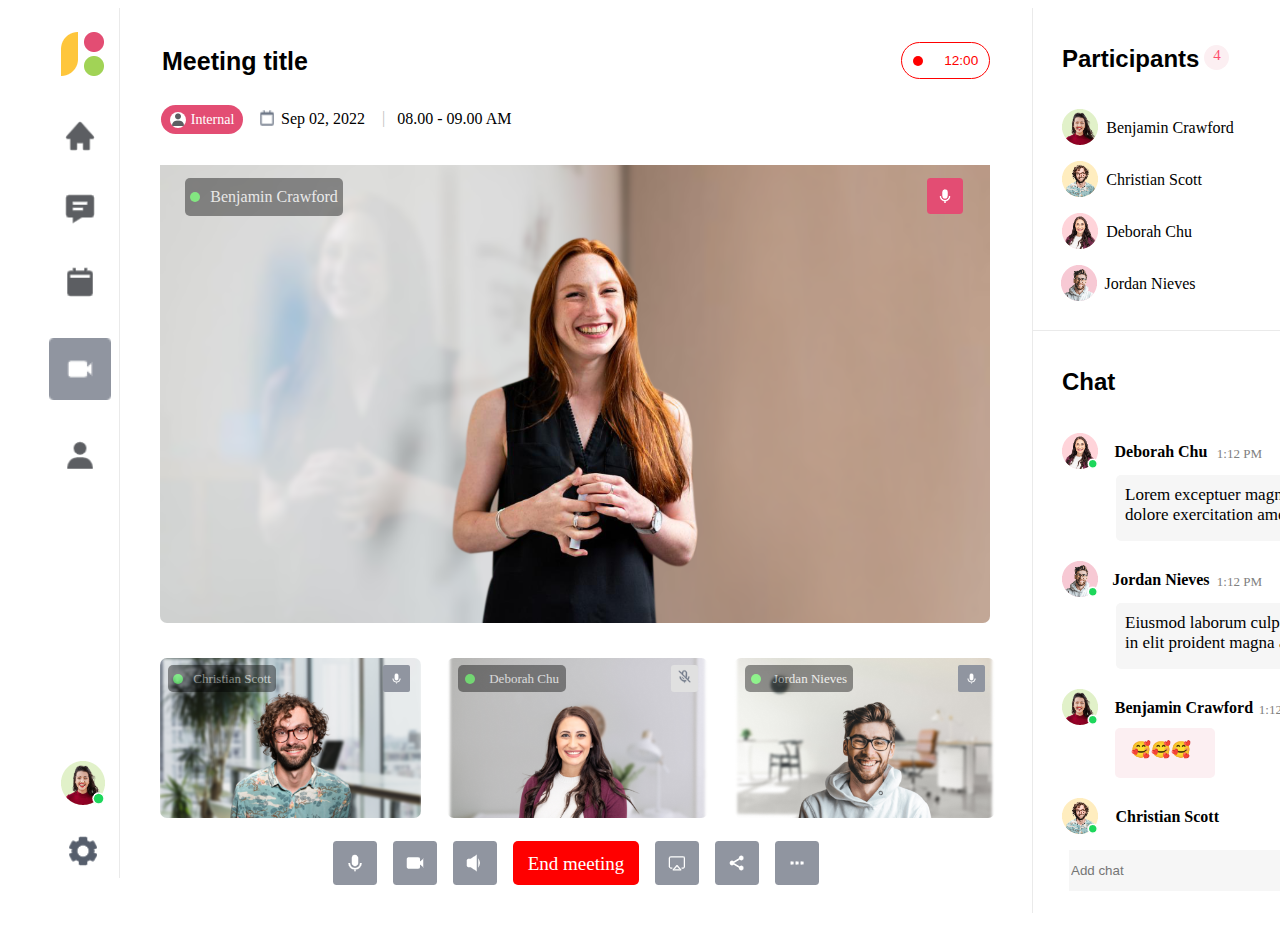
<file: tuan4.html>
<!DOCTYPE html>
<html lang="vi">
<head>
    <meta charset="UTF-8">
    <meta http-equiv="X-UA-Compatible" content="IE=edge">
    <meta name="viewport" content="width=device-width, initial-scale=1.0">
    <link rel="stylesheet" href="tuan4.css">
    <title>Bài tập tuần 4</title>
</head>
<body>
    <div class="wrapper">
        <div class="container">
            <div class="left">
                <div class="left_above">
                    <img class="item_header" src="img/logo.png" alt="">
                    
                    <img class="item" src="img/home.png" alt="">
                    <img class="item" src="img/chatting.png" alt="">
                    <img class="item" src="img/calender.png" alt="">
                    <img class="item_cam" src="img/cam_color.png" alt="">
                    
                    <img class="item" src="img/user.png" alt="">
                </div>

                <div class="below">
                    <img src="img/avatar.png" width="44" alt="">
                    <img class="setting" src="img/setting.png" width="44" alt="">
                </div>
            </div>

            <div class="center">
                <div class="center_header">
                    <div class="center_title">Meeting title</div>
                    <div class="center_time_red">
                        <div class="circle_red"></div>
                        <div class="time_red">12:00</div>
                    </div>
                </div>

                <div class="center_time">
                    <div class="center_internal">
                        <img class="center_internal_img" src="img/user.png" alt="">
                        <p class="center_internal_text">Internal</p>
                    </div>
                    <div class="center_calender">
                        <img class="center_calender_img" src="img/calender_small.png" alt="">
                        <p class="center_calender_text">Sep 02, 2022</p>
                    </div>
                    <div class="line">|</div>
                    <div class="center_clock">
                        <p>08.00 - 09.00 AM</p>
                    </div>
                </div>

                <div class="center_img_main">
                    <img class="img_big" src="img/img_big.png" alt="">
                    <div class="center_img_in">
                        <div class="name_main">
                            <div class="circle_green"></div>
                            <div>Benjamin Crawford</div>
                        </div>
                        
                        <div class="mic_color"><img src="img/mic_color.png" alt=""></div>
                    </div>
                    
                </div>

                <div class="center_img_mini">
                    <div class="mini_1">             
                        <img class="img_mini1" src="img/img2.png" alt="">
                        <div class="img1_header">
                            <div class="name_1">
                                <div class="circle_green"></div>
                                <div> Christian Scott</div>
                            </div>
                            <img class="mic_1" src="img/mic_grey_color.png" alt="">  
                            </div>

                    </div>
                    <div class="mini_2">
                        <img class="img_mini2" src="img/img1.png" alt="">
                        <div class="img2_header">
                            <div class="name_2">
                                <div class="circle_green"></div>
                                <div> Deborah Chu</div>
                            </div>
                            <div class="mic_2_bg"><img class="mic_2" src="img/mic2.png" alt="">  </div>
                            </div>
                        
                    </div>
                    <div class="mini_3">
                        <img class="img_mini3" src="img/img.png" alt="">
                        <div class="img3_header">
                            <div class="name_3">
                                <div class="circle_green"></div>
                                <div> Jordan Nieves</div>
                            </div>
                            <img class="mic_1" src="img/mic_grey_color.png" alt="">  
                            </div>
                    </div>
                </div>

                <div class="footer">
                    <img class="img_footer_mic" src="img/mic_grey_color.png" alt="">
                    <img class="img__footer_cam" src="img/cam_color.png" alt="">
                    <img class="img__footer_speaker" src="img/speaker_grey_color.png" alt="">
                    <div class="text_end"><p>End meeting</p></div>
                    <img class="img__footer_screen" src="img/Button 2179.png" alt="">
                    <img class="img__footer_share" src="img/share.png" alt="">
                    <img class="img__footer_dots" src="img/cham.png" alt="">
                </div>

            </div>

            <div class="right">
                <div class="right_par">
                    <div class="right_par_header">
                        <div class="right_text">
                            <p class="text_par">Participants</p>
                            <div class="number"><p>4</p></div>
                        </div>
                        
                        <div class="right_add">
                            <div class="add">+</div>
                            <div class="text_add">Add</div>
                        </div>
                    </div>

                    <div class="right_par_user">

                        <div class="user">
                            <div class="info">
                                <img class="avt" src="img/avatar 1322.png" alt="">
                                <p class="text_info">Benjamin Crawford</p>
                            </div>
                            <div class="act">
                                <img class="item_right" src="img/mic1.png" alt="">
                                <img class="item_right" src="img/cam_small.png" alt="">
                                <p class="text_dot">...</p>
                            </div>
                        </div>

                        <div class="user">
                            <div class="info2">
                                <img class="avt" src="img/avatar 1323.png" alt="">
                                <p class="text_info2">Christian Scott</p>
                            </div>
                            <div class="act2">
                                <img class="item_right" src="img/mic1.png" alt="">
                                <img class="item_right" src="img/cam_small.png" alt="">
                                <p class="text_dot">...</p>
                            </div>
                        </div>

                        <div class="user">
                            <div class="info2">
                                <img class="avt" src="img/avatar 1324.png" alt="">
                                <p class="text_info3">Deborah Chu</p>
                            </div>
                            <div class="act2">
                                <img class="item_right" src="img/mic2.png" alt="">
                                <img class="item_right" src="img/cam_small.png" alt="">
                                <p class="text_dot">...</p>
                            </div>
                        </div>
                        
                        <div class="user">
                            <div class="info4">
                                <img class="avt" src="img/avatar 1325.png" alt="">
                                <p class="text_info4">Jordan Nieves</p>
                            </div>
                            <div class="act2">
                                <img class="item_right" src="img/mic1.png" alt="">
                                <img class="item_right" src="img/cam_small.png" alt="">
                                <p class="text_dot">...</p>
                            </div>
                        </div>
                    </div>
                </div>

                <div class="right_chat">
                    <div class="right_text_chat">
                        <p class="text_chat">Chat</p>
                    </div>

                        <div class="comment_1">
                            <div class="info_cmt1">
                                <img class="avt" src="img/avatar 1326.png" alt="">
                                <p class="name1">Deborah Chu</p>
                                <p class="time_1">1:12 PM</p>
                            </div>

                            <div class="text_comment1">
                                <p class="text_commentp">Lorem exceptuer magna voluptate exercitation dolore exercitation amet</p>
                            </div>
                        </div>

                            <div class="comment_2">
                                <div class="info_cmt1">
                                    <img class="avt" src="img/avatar 1327.png" alt="">
                                    <p class="name1">Jordan Nieves</p>
                                    <p class="time_1">1:12 PM</p>
                                </div>
                                
                                <div class="text_comment1">
                                    <p class="text_commentp">Eiusmod laborum culpa est magna cillum sint in elit proident magna anim consec</p>
                                </div>
                            </div>

                            <div class="comment_2">
                                <div class="info_cmt3">
                                    <img class="avt" src="img/avatar 1328.png" alt="">
                                    <p class="name3">Benjamin Crawford</p>
                                    <p class="time_3">1:12 PM</p>
                                </div>
                                
                                <div class="text_comment3">
                                    <p class="text_comment3p">🥰🥰🥰</p>
                                </div>
                            </div>

                            <div class="comment_2">
                                <div class="info_cmt4">
                                    <img class="avt" src="img/avatar 1329.png" alt="">
                                    <p class="name4">Christian Scott</p>
                                </div>
                            </div>

                            <div class="chat_box">
                                <div class="chat_input">
                                    <input class="input" type="text" placeholder="Add chat">
                                    <img class="smile_icon" src="img/smile-face.png" alt="">
                                </div>
                                <img class="img_send" src="img/send.png" alt="">
                            </div>
                    </div>
                </div>
            </div>
        </div>
    </div>
</body>
</html>
</file>
<file: tuan4.css>
.container{
    display: grid;
    /* width: 1440px; */
    width: 100%;
    height: 100%;
    grid-template-columns: 121px 903px 418px;/*121px 908px 418px 1fr 6fr 4fr*/
    margin-bottom: 12px;
}
.left{
    border-right: 1px solid rgb(234, 234, 234);
    width: 111px; /*120*/
    height: 870px;
    display: flex;
    flex-direction: column;
    justify-content: space-between;
}
.center{
    display: flex;
    flex-direction: column;
    width: 901px;/*911*/
}
.right{
    border-left: 1px solid rgb(234, 234, 234);
    width: 418px;/*505*/
}
.left_above {
    width: 100%;
    display: flex;
    flex-direction: column;
    align-items: center;
}

.below {
    display: flex;
    flex-direction: column;
    align-items: center;
    justify-content: center;
    margin-right: -39px;
    margin-bottom: -3px;
}

.item_header {
    width: 52px;
    height: 52px;
    margin-top: 20px;
    margin-right: -36px;
}
.item, .item_cam {
   
    margin-top: 39px;
    margin-right: -32px;
}
.item{
    width: 34px;
    height: 34px;
}
.item_cam{
    width: 62px;
    height: 62px;
}
.setting {
    margin-top: 16px;
    width: 60px;
    height: 60px;
}
.center_header{
    display: flex;
}
.center_title{
    width: 858px;
    font-size: 25px;
    font-weight: bold;
    font-family: 'Franklin Gothic Medium', 'Arial Narrow', Arial, sans-serif;
    margin-left: 33px;
    margin-top: 39px;
}

.center_time_red{
    display: flex;
    width: 101px;
    height: 35px;
    text-align: center;
    border: 1px solid red;
    border-radius: 50px;
    align-items: center;
    justify-content: space-around;
    margin-right: 40px;
    margin-top: 34px;
}
.time_red{
    color: red;
    font-size: 13.6px;
    font-family: Verdana, Geneva, Tahoma, sans-serif;

}
.circle_red{
    width: 10px;
    height: 10px;
    
    background: red;
    border-radius: 100px;
}
.center_time{
    display: flex;
    justify-content: start;
}
.center_internal, .center_calender, .center_clock{
    display: flex;
    max-height: 35rem;
}
.center_internal{
    width: 82px;/*82 29*/
    height: 29px;
    color: white;
    border-radius: 50px;
    background: #e34d73;
    display: flex;
    justify-content: center;
    align-items: center;
    margin-left: 32px;
    margin-top: 26px;
}
.center_internal_text{
    font-size: 14px;
}
.center_internal_img{
    border-radius: 100px;
    background: white;
    width: 16px;
    height: 16px;
    margin-right: 5px;
}
.center_calender{
    margin-left: 15px;
    width: 115px;
    margin-top: 15px;
}
.center_calender_img{
    width: 18px;
    height: 18px;
    margin-right: 5px;
    margin-top: 15px;
}
.line{
    color: rgb(193, 193, 193);
    margin-top: 30px;
    margin-left: 9px;
}
.center_clock{
    margin-top: 15px;
    margin-left: 12px;
}
.center_img_main{
    margin-left: 31px;
    margin-top: 21px;
    height: 60%;
}
.center_img_in{
    width: 775px;
    display: flex;
    justify-content: space-between;
    margin: -449px 0px 0px 28px;
}
.name_main{
    display: flex;
    width: 158px;
    height: 38px;
    opacity: 0.4;
    background: black;
    color: #fff;
    justify-content: space-around;
    border: none;
    border-radius: 5px;
    text-align: center;
    align-items: center;
    margin-left: -3px;
}
.circle_green{
    width: 10px;
    height: 10px;
    background: rgb(8, 255, 8);
    border-radius: 100px;
}
.img_big{
    border-radius: 0px 0px 7px 7px;
}
.center_img_mini{
    display: flex;
    justify-content: center;
    align-items: center;
    /* width: 901px; */
    width: 897px;
    margin-bottom: -43px;
}
.img_mini1, .img_mini2, .img_mini3{
    border-radius: 7px;
}
.img_mini1{
    margin-right: 17px;
}
.img_mini2{
    margin-left: 9px;
    margin-right: 17px;
}
.img_mini3{
    margin-left: 9px;
}
.img1_header, .img2_header, .img3_header{
    display: flex;
    justify-content: space-between;
    margin-top: -157px;
}
.img1_header{
    width: 250px;
    height: 157px;
}
.img2_header{
    width: 260px;
    height: 157px;
}
.img3_header{
    width: 260px;
    height: 157px;
}
.name_1, .name_2, .name_3{
    display: flex;
    width: 108px;
    height: 27px;
    font-size: 13px;
    opacity: 0.4;
    background: black;
    color: #fff;
    justify-content: space-around;
    border: none;
    border-radius: 5px;
    text-align: center;
    align-items: center;
    
}

.name_1{
    margin-left: 8px;
}
.name_2, .name_3{
    margin-left: 20px;
}

.mic_1{
    width: 27px;
    height: 27px;
}
.mic_2_bg{
    width: 27px;
    height: 27px;
    background: rgb(224, 224, 224);
    align-items: center;
    text-align: center;
    border-radius: 3px;
}
.mic_2{
    width: 15px;
    height: 15px;
    margin-bottom: -5px;
}
.footer{
    display: flex;
    margin-left: 196px;
    margin-top: 62px;
    margin-bottom: 28px;
    width: 502px;
    justify-content: center;
    justify-content: space-around;
}
.text_end{
    width: 126px;
    height: 44px;
    color: white;
    background: red;
    border-radius: 5px;
    font-size: 19px;
    text-align: center;
}
.text_end p{
    margin-top: 12px;
}
.right{
    display: flex;
    flex-direction: column;
}
.right_par{
    width: 397px;
    height: 322px;
    border-bottom: 1px solid rgb(234, 234, 234);
}
.right_par_header{
    display: flex;
    justify-content: space-between;
    width: 472px;
}
.right_text{
    display: flex;
    width: 858px;
    
}
.text_par, .text_chat{
    font-size: 24px;
    font-weight: bold;
    font-family: 'Franklin Gothic Medium', 'Arial Narrow', Arial, sans-serif;
    margin-left: 29px;
    margin-top: 37px;
}
.number{
    border-radius: 100%;
    width: 25px;
    height: 25px;
    font-size: 15px;
    background: #fceff2;
    color: rgb(255, 78, 108);
    text-align: center;
    margin-left: 5px;
    margin-top: 37px;
}
.number p{
    margin-top: 2px;
}
.right_add{
    display: flex;
    width: 176px;
    height: 35px;
    border: 1px solid rgb(255, 78, 108);
    border-radius: 5px;
    justify-content: center;
    align-items: center;
    color: rgb(255, 78, 108);
    margin-top: 32px;
    margin-right: 57px;
}
.text_add{
    margin-left: 5px;
}
.user{
    display: flex;
    justify-content: space-between;
    width: 420px;
}
.info, .info2, .info4{
    display: flex;
    justify-content: space-around;
    width: 180px;
}

.info{
    margin-left: 25px;
    margin-top: 12px;
}
.info2{
    margin-left: 25px;
    margin-top: 2px;
}
.info4{
    margin-left: 25px;
    margin-top: 2px;
}
.avt{
    width: 36px;
    height: 36px;
}
.text_info{
    text-align: center;
    margin-top: 10px;
}
.text_info2{
    text-align: center;
    margin-top: 10px;
    margin-right: 32px;
}
.text_info3{
    text-align: center;
    margin-top: 10px;
    margin-right: 42px;
}
.text_info4{
    text-align: center;
    margin-top: 10px;
    margin-right: 39px;
}
.act, .act2{
    display: flex;
    justify-content: space-around;
    width: 85px;
    margin-left: 71px;
}
.act{
    margin-top: 20px;
}
.act2{
    margin-top: 10px;
}
.item_right{
    width: 20px;
    height: 20px;
}
.text_dot{
    text-align: center;
    margin-top: -11px;
    color: gray;
    font-size: 25px;
    font-weight: bold;
}
.info_cmt1{
    display: flex;
    justify-content: space-between;
    margin-left: 29px;
    margin-top: 37px;
    margin-bottom: 12px;
    width: 200px;
    height: 51px;
}
.name1{
    margin-top: 10px;
    text-align: center;
    margin-left: 12px;  
    font-weight: bold;
}
.time_1{
    text-align: center;
    margin-top: 13px;
    color: gray;
    font-size: 13px;
    margin-left: 5px;
}
.text_comment1{
    width: 334px;
    height: 66px;
    background: rgb(246, 246, 246);
    border-radius: 5px;
    font-size: 17px;
    display: flex;
    margin-left: 83px;
    margin-top: -21px;
}
.text_commentp{
    margin-top: 10px;
    margin-left: 9px;
}
.comment_2{
    margin-top: -17px;
}
.info_cmt3, .info_cmt4{
    display: flex;
    justify-content: space-between;
    margin-left: 29px;
    margin-top: 37px;
    margin-bottom: 12px;
    width: 242px;
    height: 51px;
}
.name3{
    margin-top: 10px;
    text-align: center;
    margin-left: -94px;  
    font-weight: bold;
}
.time_3{
    text-align: center;
    margin-top: 13px;
    color: gray;
    font-size: 13px;
    margin-left: -105px;
}
.text_comment3{
    width: 100px;
    height: 50px;
    background: #fceff2;
    text-align: center;
    display: flex;
    border-radius: 5px;
    margin-top: -24px;
    margin-left: 82px;
}
.text_comment3p{
    margin-top: 12px;
    margin-left: 16px;
}
.info_cmt4{
    width: 157px;
}
.name4{
    margin-top: 10px;
    text-align: center;
    margin-left: -94px;  
    font-weight: bold;
}
.chat_box{
    display: flex;
}
.input{
    width: 322px;
    height: 39px;
    background: rgb(246, 246, 246);
    border: none;
    margin-left: 36px;
    margin-top: -16px;
    position: relative;
}
.img_send{
    margin-left: 15px;
    margin-top: -17px;
    width: 55px;
    height: 55px;
}
.smile_icon{
    position: relative;
    width: 18px;
    height: 18px;
    right: -333px;
    top: -29px
}
</file>
